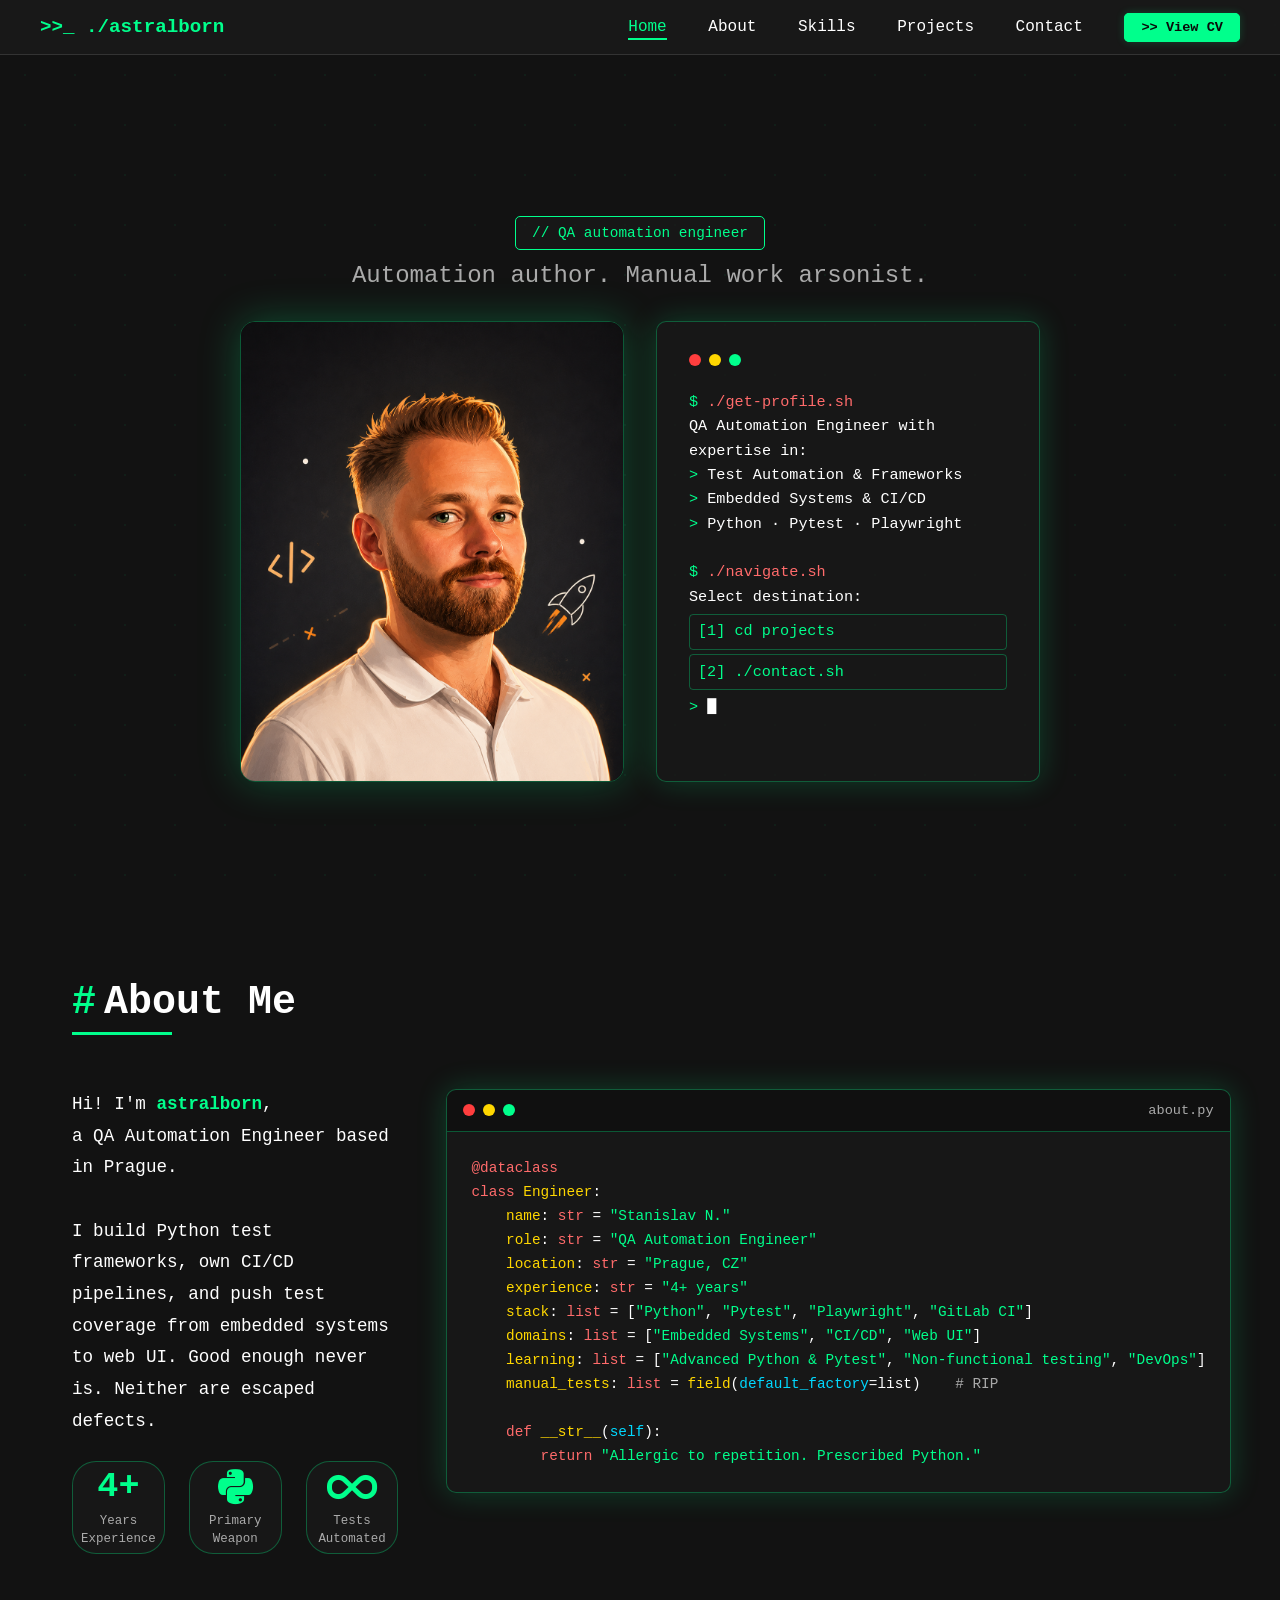
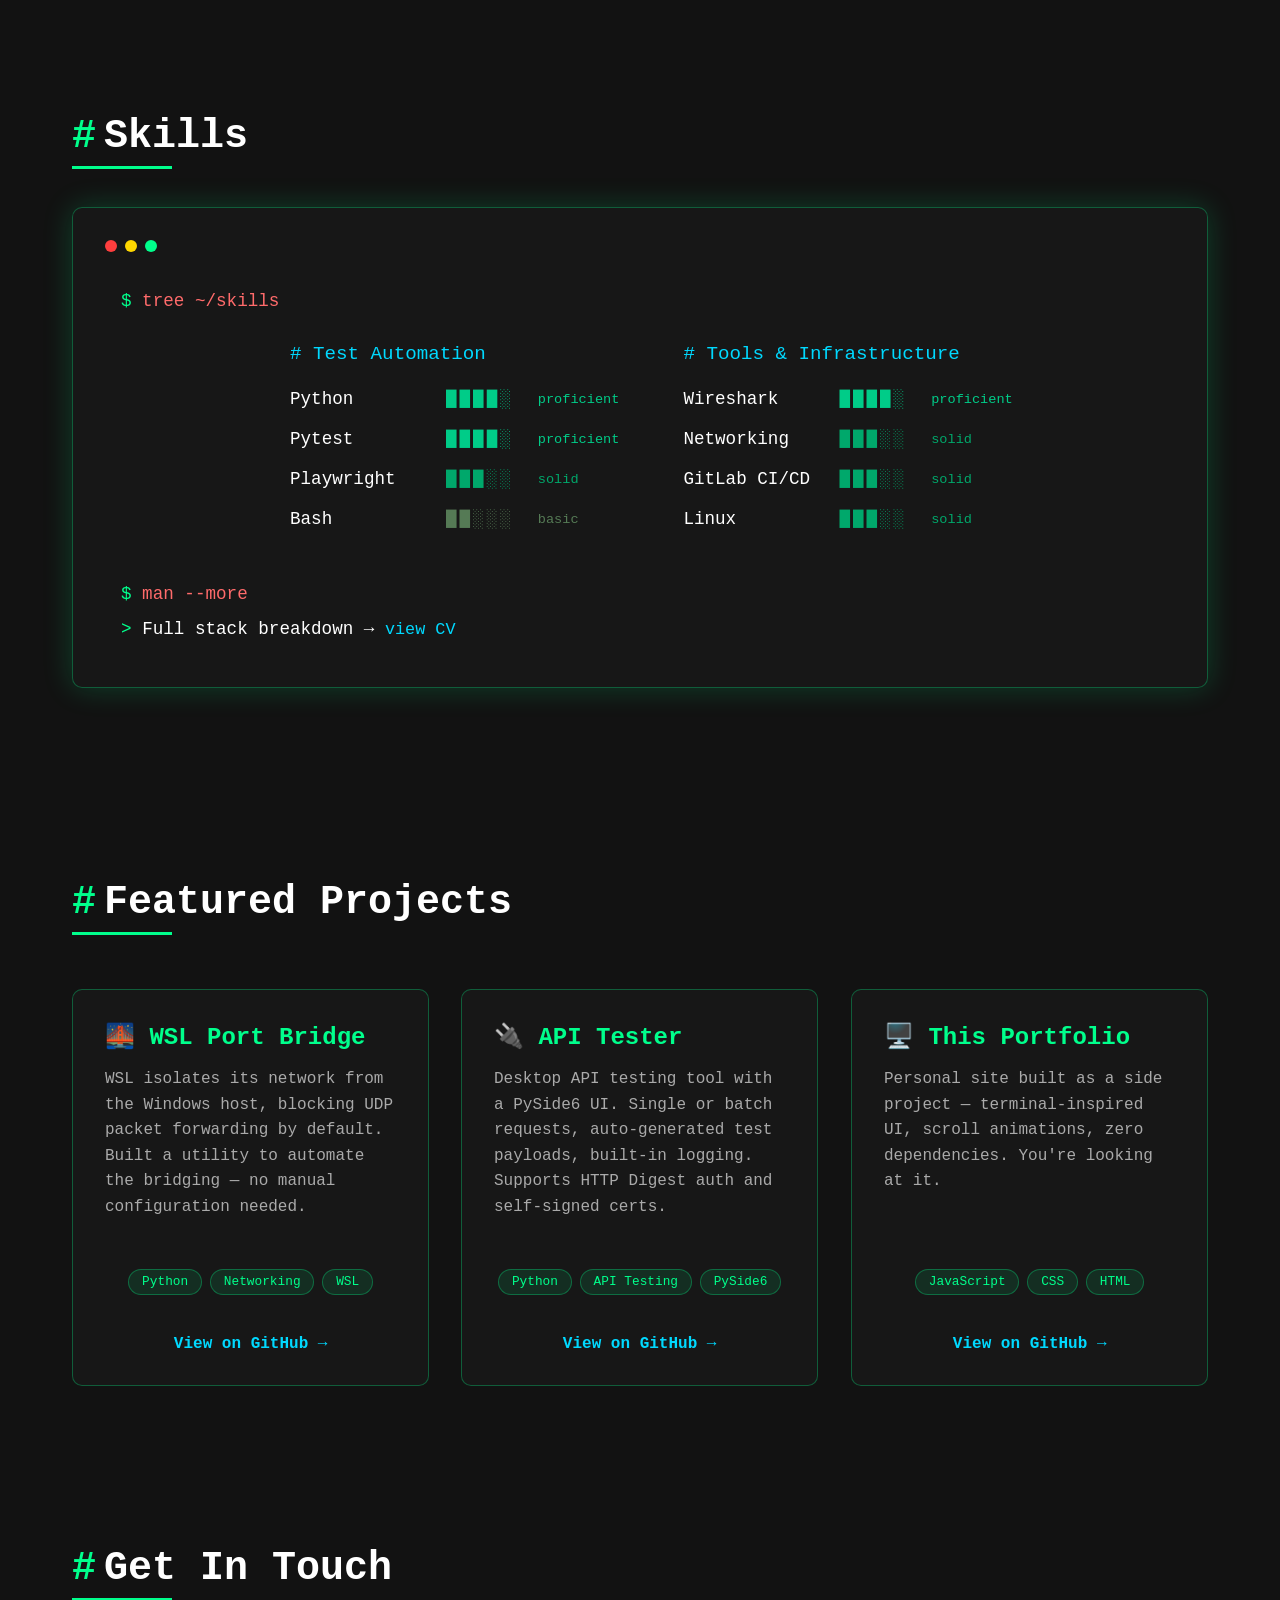
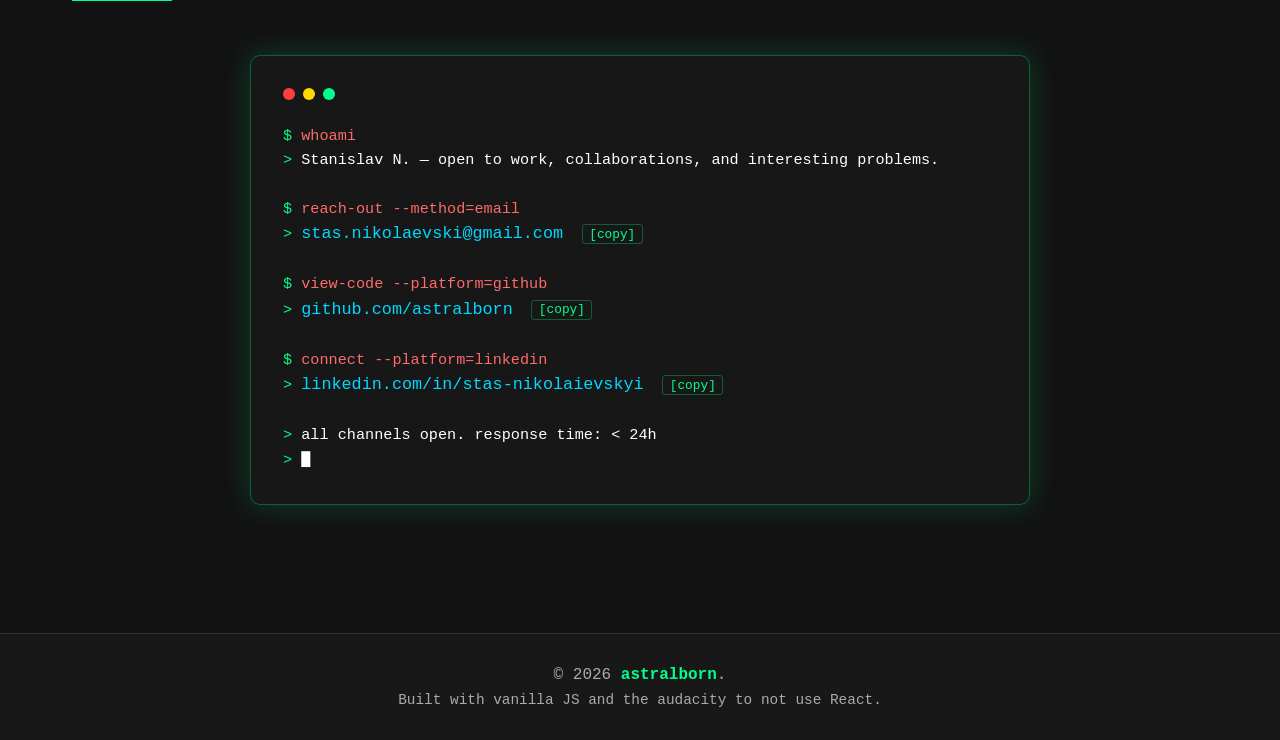
<file: index.html>
<!DOCTYPE html>
<html lang="en">
<head>
    <meta charset="UTF-8">
    <meta name="viewport" content="width=device-width, initial-scale=1.0">
    <title>astralborn | Personal Web </title>
    <meta name="description" content="Stanislav N. — QA Automation Engineer based in Prague. Python, Pytest, Playwright, embedded systems, CI/CD.">
    <meta name="author" content="astralborn">
    <link rel="icon" href="src/assets/images/favicon.svg" type="image/svg+xml">
    <meta name="theme-color" content="#121212">

    <meta property="og:title" content="Stanislav N. — QA Automation Engineer">
    <meta property="og:description" content="QA Automation Engineer based in Prague. Python, Pytest, Playwright, embedded systems, CI/CD.">
    <meta property="og:type" content="website">
    <meta property="og:url" content="https://astralborn.github.io">
    <meta property="og:image" content="https://astralborn.github.io/src/assets/images/mockup.png">
    <meta name="twitter:card" content="summary_large_image">
    <meta name="twitter:title" content="Stanislav N. — QA Automation Engineer">
    <meta name="twitter:description" content="QA Automation Engineer based in Prague. Python, Pytest, Playwright, embedded systems, CI/CD.">
    <meta name="twitter:image" content="https://astralborn.github.io/src/assets/images/mockup.png">

    <link rel="stylesheet" href="src/css/main.css">
    <link rel="stylesheet" href="src/css/components.css">
    <link rel="stylesheet" href="src/css/animations.css">
    <link rel="stylesheet" href="https://cdnjs.cloudflare.com/ajax/libs/font-awesome/6.5.0/css/all.min.css">
</head>
<body>

<nav>
    <div class="nav-content">
        <div class="logo">&gt;&gt;_ ./astralborn <span class="logo-sign"></span></div>
        <div class="hamburger" id="hamburger">
            <span></span>
            <span></span>
            <span></span>
        </div>
        <div class="nav-links" id="navLinks">
            <a href="#home">Home</a>
            <a href="#about">About</a>
            <a href="#skills">Skills</a>
            <a href="#projects">Projects</a>
            <a href="#contact">Contact</a>
            <a href="src/assets/CV_astralborn.pdf" target="_blank" rel="noopener noreferrer" class="btn btn-primary btn-cv"> >> View CV</a>
        </div>
    </div>
</nav>

<section class="hero" id="home">
    <div class="hero-content fade-in">
        <div class="tag">// QA automation engineer</div>
        <h1 class="sr-only">Stanislav N. — QA Automation Engineer</h1>
        <p class="subtitle">Automation author. Manual work arsonist.</p>

        <div class="hero-grid">
            <!-- PHOTO LEFT -->
            <img src="src/assets/images/photo.png" alt="" class="hero-photo"/>

            <!-- TERMINAL RIGHT -->
            <div class="terminal-window hero-terminal">
                <div class="terminal-header">
                    <div class="terminal-dot dot-red"></div>
                    <div class="terminal-dot dot-yellow"></div>
                    <div class="terminal-dot dot-green"></div>
                </div>
                <div class="terminal-text">
                    <p><span class="prompt">$</span> <span class="command">./get-profile.sh</span></p>
                    <p class="output">QA Automation Engineer with expertise in:</p>
                    <p class="output"><span class="prompt">&gt;</span> Test Automation & Frameworks</p>
                    <p class="output"><span class="prompt">&gt;</span> Embedded Systems & CI/CD</p>
                    <p class="output"><span class="prompt">&gt;</span> Python · Pytest · Playwright</p>
                    <br>
                    <p><span class="prompt">$</span> <span class="command">./navigate.sh</span></p>
                    <p class="output">Select destination:</p>
                    <a href="#projects" class="terminal-nav-link">[1] cd projects</a>
                    <a href="#contact" class="terminal-nav-link">[2] ./contact.sh</a>
                    <p><span class="prompt">&gt;</span> <span class="cursor">█</span></p>
                </div>
            </div>
        </div>
    </div>
</section>

<section id="about">
    <h2>About Me</h2>
    <div class="about-container">
        <div class="about-content about-content--custom fade-in">
            <div class="about-text about-text-col">
                <p class="about-intro">
                    Hi! I'm <span class="highlight">astralborn</span>,<br>
                    a QA Automation Engineer based in Prague.<br><br>
                    I build Python test frameworks, own CI/CD pipelines, and push test coverage
                    from embedded systems to web UI. Good enough never is. Neither are escaped defects.
                </p>
                <div class="about-stats about-stats--push">
                    <div class="stat-item">
                        <div class="stat-number">4+</div>
                        <div class="stat-label">Years Experience</div>
                    </div>
                    <div class="stat-item">
                        <i class="fa-brands fa-python stat-icon"></i>
                        <div class="stat-label">Primary Weapon</div>
                    </div>
                    <div class="stat-item">
                        <i class="fa-solid fa-infinity stat-icon"></i>
                        <div class="stat-label">Tests Automated</div>
                    </div>
                </div>
            </div>

            <div class="about-image">
                <div class="code-window">
                    <div class="code-header">
                        <div class="code-dot dot-red"></div>
                        <div class="code-dot dot-yellow"></div>
                        <div class="code-dot dot-green"></div>
                        <span class="code-title">about.py</span>
                    </div>
                    <div class="code-content code-content--large">
<pre><code><span class="code-keyword">@dataclass</span>
<span class="code-keyword">class</span> <span class="code-variable">Engineer</span>:
    <span class="code-variable">name</span>: <span class="code-keyword">str</span> = <span class="code-string">"Stanislav N."</span>
    <span class="code-variable">role</span>: <span class="code-keyword">str</span> = <span class="code-string">"QA Automation Engineer"</span>
    <span class="code-variable">location</span>: <span class="code-keyword">str</span> = <span class="code-string">"Prague, CZ"</span>
    <span class="code-variable">experience</span>: <span class="code-keyword">str</span> = <span class="code-string">"4+ years"</span>
    <span class="code-variable">stack</span>: <span class="code-keyword">list</span> = [<span class="code-string">"Python"</span>, <span class="code-string">"Pytest"</span>, <span class="code-string">"Playwright"</span>, <span class="code-string">"GitLab CI"</span>]
    <span class="code-variable">domains</span>: <span class="code-keyword">list</span> = [<span class="code-string">"Embedded Systems"</span>, <span class="code-string">"CI/CD"</span>, <span class="code-string">"Web UI"</span>]
    <span class="code-variable">learning</span>: <span class="code-keyword">list</span> = [<span class="code-string">"Advanced Python & Pytest"</span>, <span class="code-string">"Non-functional testing"</span>, <span class="code-string">"DevOps"</span>]
    <span class="code-variable">manual_tests</span>: <span class="code-keyword">list</span> = <span class="code-variable">field</span>(<span class="code-property">default_factory</span>=list)    <span class="code-comment"># RIP</span>

    <span class="code-keyword">def</span> <span class="code-variable">__str__</span>(<span class="code-property">self</span>):
        <span class="code-keyword">return</span> <span class="code-string">"Allergic to repetition. Prescribed Python."</span></code></pre>
                    </div>
                </div>
            </div>
        </div>
    </div>
</section>

<section id="skills">
    <h2>Skills</h2>
    <div class="terminal-window skills-terminal fade-in">
        <div class="terminal-header">
            <div class="terminal-dot dot-red"></div>
            <div class="terminal-dot dot-yellow"></div>
            <div class="terminal-dot dot-green"></div>
        </div>
        <div class="terminal-text skills-terminal-text">

            <p class="skills-heading"><span class="prompt">$</span><span class="command"> tree ~/skills</span></p>

            <div class="skills-cols">

                <!-- LEFT: Test Automation -->
                <div>
                    <p class="skill-cat-heading"># Test Automation</p>
                    <div class="skill-row"><span class="skill-name-col">Python</span><span class="skill-bar-proficient">████░</span><span class="skill-label skill-label--proficient">proficient</span></div>
                    <div class="skill-row"><span class="skill-name-col">Pytest</span><span class="skill-bar-proficient">████░</span><span class="skill-label skill-label--proficient">proficient</span></div>
                    <div class="skill-row"><span class="skill-name-col">Playwright</span><span class="skill-bar-solid">███░░</span><span class="skill-label skill-label--solid">solid</span></div>
                    <div class="skill-row"><span class="skill-name-col">Bash</span><span class="skill-bar-basic">██░░░</span><span class="skill-label skill-label--basic">basic</span></div>
                </div>

                <!-- RIGHT: Tools & Infrastructure -->
                <div>
                    <p class="skill-cat-heading"># Tools & Infrastructure</p>
                    <div class="skill-row"><span class="skill-name-col">Wireshark</span><span class="skill-bar-proficient">████░</span><span class="skill-label skill-label--proficient">proficient</span></div>
                    <div class="skill-row"><span class="skill-name-col">Networking</span><span class="skill-bar-solid">███░░</span><span class="skill-label skill-label--solid">solid</span></div>
                    <div class="skill-row"><span class="skill-name-col">GitLab CI/CD</span><span class="skill-bar-solid">███░░</span><span class="skill-label skill-label--solid">solid</span></div>
                    <div class="skill-row"><span class="skill-name-col">Linux</span><span class="skill-bar-solid">███░░</span><span class="skill-label skill-label--solid">solid</span></div>
                </div>

            </div>

            <br>
            <p><span class="prompt">$</span><span class="command"> man --more</span></p>
            <p><span class="prompt">&gt;</span> <span class="output">Full stack breakdown →</span> <a href="src/assets/CV_astralborn.pdf" target="_blank" rel="noopener noreferrer" class="link contact-link">view CV</a></p>

        </div>
    </div>
</section>

<section id="projects">
    <h2>Featured Projects</h2>
    <div class="projects-grid">
        <div class="project-card project-card--col fade-in">
            <h3>🌉 WSL Port Bridge</h3>
            <p>WSL isolates its network from the Windows host, blocking UDP packet forwarding by default. Built a utility to automate the bridging — no manual configuration needed.</p>
            <div class="project-card-footer">
                <div class="blog-tags blog-tags--center">
                    <span class="blog-tag">Python</span>
                    <span class="blog-tag">Networking</span>
                    <span class="blog-tag">WSL</span>
                </div>
                <a href="https://github.com/Astralborn/WindowsWslPortBridge" target="_blank" rel="noopener noreferrer" class="project-link">View on GitHub &rarr;</a>
            </div>
        </div>

        <div class="project-card project-card--col project-card--delay-1 fade-in">
            <h3>🔌 API Tester</h3>
            <p>Desktop API testing tool with a PySide6 UI. Single or batch requests, auto-generated test payloads, built-in logging. Supports HTTP Digest auth and self-signed certs.</p>
            <div class="project-card-footer">
                <div class="blog-tags blog-tags--center">
                    <span class="blog-tag">Python</span>
                    <span class="blog-tag">API Testing</span>
                    <span class="blog-tag">PySide6</span>
                </div>
                <a href="https://github.com/Astralborn/API-tester" target="_blank" rel="noopener noreferrer" class="project-link">View on GitHub &rarr;</a>
            </div>
        </div>

        <div class="project-card project-card--col project-card--delay-2 fade-in">
            <h3>🖥️ This Portfolio</h3>
            <p>Personal site built as a side project — terminal-inspired UI, scroll animations, zero dependencies. You're looking at it.</p>
            <div class="project-card-footer">
                <div class="blog-tags blog-tags--center">
                    <span class="blog-tag">JavaScript</span>
                    <span class="blog-tag">CSS</span>
                    <span class="blog-tag">HTML</span>
                </div>
                <a href="https://github.com/astralborn/astralborn.github.io" target="_blank" rel="noopener noreferrer" class="project-link">View on GitHub &rarr;</a>
            </div>
        </div>
    </div>
</section>

<section id="contact">
    <h2>Get In Touch</h2>
    <div class="contact-container">
        <div class="terminal-window contact-terminal fade-in">
            <div class="terminal-header">
                <div class="terminal-dot dot-red"></div>
                <div class="terminal-dot dot-yellow"></div>
                <div class="terminal-dot dot-green"></div>
            </div>
            <div class="terminal-text contact-terminal-text">

                <p><span class="prompt">$</span><span class="command"> whoami</span></p>
                <p><span class="prompt">&gt;</span> <span class="output">Stanislav N. — open to work, collaborations, and interesting problems.</span></p>

                <br>

                <p><span class="prompt">$</span><span class="command"> reach-out --method=email</span></p>
                <p>
                    <span class="prompt">&gt;</span>
                    <a href="mailto:stas.nikolaevski@gmail.com" class="link contact-link">stas.nikolaevski@gmail.com</a>
                    <button class="copy-btn" data-copy="stas.nikolaevski@gmail.com">[copy]</button>
                </p>

                <br>

                <p><span class="prompt">$</span><span class="command"> view-code --platform=github</span></p>
                <p>
                    <span class="prompt">&gt;</span>
                    <a href="https://github.com/astralborn" target="_blank" rel="noopener noreferrer" class="link contact-link">github.com/astralborn</a>
                    <button class="copy-btn" data-copy="github.com/astralborn">[copy]</button>
                </p>

                <br>

                <p><span class="prompt">$</span><span class="command"> connect --platform=linkedin</span></p>
                <p>
                    <span class="prompt">&gt;</span>
                    <a href="https://linkedin.com/in/stas-nikolaievskyi" target="_blank" rel="noopener noreferrer" class="link contact-link">linkedin.com/in/stas-nikolaievskyi</a>
                    <button class="copy-btn" data-copy="linkedin.com/in/stas-nikolaievskyi">[copy]</button>
                </p>

                <br>
                <p><span class="prompt">&gt;</span> <span class="output">all channels open. response time: &lt; 24h</span></p>
                <p><span class="prompt">&gt;</span> <span class="cursor">█</span></p>

            </div>
        </div>
    </div>
</section>

<footer>
    <p>&copy; <span id="year"></span> <span class="signature">astralborn</span>.</p>
    <p class="footer-sub">Built with vanilla JS and the audacity to not use React.</p>
</footer>

<script src="src/js/main.js"></script>
</body>
</html>

<!-- End of file -->
</file>
<file: src/css/main.css>
* {
    margin: 0;
    padding: 0;
    box-sizing: border-box;
}

.sr-only {
    position: absolute;
    width: 1px;
    height: 1px;
    padding: 0;
    margin: -1px;
    overflow: hidden;
    clip: rect(0, 0, 0, 0);
    white-space: nowrap;
    border: 0;
}


/* ── Base ────────────────────────────────────────────────── */

body {
    font-family: 'Courier New', monospace;
    background: #121212;
    color: #fff;
    overflow-x: hidden;
}

body::before {
    content: '';
    position: fixed;
    top: 0;
    left: 0;
    width: 100%;
    height: 100%;
    background-image: radial-gradient(#00FF8C 1px, transparent 1px);
    background-size: 50px 50px;
    opacity: 0.05;
    z-index: -1;
    pointer-events: none;
}

/* ── Nav ─────────────────────────────────────────────────── */

nav {
    position: fixed;
    top: 0;
    width: 100%;
    background: rgba(26, 26, 26, 0.95);
    border-bottom: 1px solid #333;
    padding: 1rem 2rem;
    z-index: 1000;
    backdrop-filter: blur(10px);
}

.nav-content {
    max-width: 1200px;
    margin: 0 auto;
    display: flex;
    justify-content: space-between;
    align-items: center;
}

.logo {
    color: #00FF8C;
    font-size: 1.2rem;
    font-weight: bold;
    cursor: pointer;
}

.nav-links a {
    color: #fff;
    text-decoration: none;
    margin-left: 2rem;
    transition: color 0.3s;
}

.nav-links a:hover { color: #00FF8C; }

.hamburger {
    display: none;
    flex-direction: column;
    cursor: pointer;
    gap: 5px;
}

.hamburger span {
    width: 25px;
    height: 3px;
    background: #00FF8C;
    transition: all 0.3s;
}

/* ── Hero ────────────────────────────────────────────────── */

.hero {
    min-height: 100vh;
    display: flex;
    align-items: center;
    justify-content: center;
    padding: 80px 2rem 2rem;
}

.hero-content {
    text-align: center;
    max-width: 800px;
}

.tag {
    display: inline-block;
    border: 1px solid #00FF8C;
    padding: 0.5rem 1rem;
    border-radius: 5px;
    background: rgba(26, 26, 26, 0.7);
    color: #00FF8C;
    margin-bottom: 0.75rem;
    font-size: 0.9rem;
}

h1 {
    font-size: 4rem;
    margin-bottom: 0.5rem;
    background: linear-gradient(45deg, #00FF8C, #00D9FF);
    -webkit-background-clip: text;
    -webkit-text-fill-color: transparent;
    background-clip: text;
}

.subtitle {
    font-size: 1.5rem;
    color: #aaa;
    margin-bottom: 1.5rem;
}

/* ── Terminal window (shared) ────────────────────────────── */

.terminal-window {
    background: rgba(26, 26, 26, 0.8);
    border: 1px solid rgba(0, 255, 140, 0.3);
    border-radius: 10px;
    padding: 2rem;
    margin: 2rem auto;
    max-width: 700px;
    text-align: left;
    box-shadow: 0 0 30px rgba(0, 255, 140, 0.2);
}

.terminal-header {
    display: flex;
    gap: 0.5rem;
    margin-bottom: 1.5rem;
}

.terminal-dot {
    width: 12px;
    height: 12px;
    border-radius: 50%;
}

.dot-red    { background: #FF3E3E; }
.dot-yellow { background: #FFD700; }
.dot-green  { background: #00FF8C; }

.terminal-text {
    font-size: 0.95rem;
    line-height: 1.6;
}

.terminal-text .prompt  { color: #00FF8C; }
.terminal-text .command { color: #FF6B6B; }
.terminal-text .output  { color: #fff; }

.terminal-text .link {
    color: #00D9FF;
    text-decoration: none;
    transition: color 0.3s;
}

.terminal-text .link:hover { color: #00FF8C; }

/* ── Buttons ─────────────────────────────────────────────── */

.btn {
    padding: 1rem 2rem;
    border-radius: 5px;
    text-decoration: none;
    font-family: 'Courier New', monospace;
    font-weight: bold;
    transition: all 0.3s;
    border: 1px solid;
}

.btn-primary {
    background: transparent;
    border-color: #00FF8C;
    color: #00FF8C;
}

.btn-primary:hover {
    background: #00FF8C;
    color: #121212;
}

/* ── Sections (shared) ───────────────────────────────────── */

section {
    padding: 5rem 2rem;
    max-width: 1200px;
    margin: 0 auto;
}

h2 {
    font-size: 2.5rem;
    margin-bottom: 1rem;
    position: relative;
    display: inline-block;
}

h2::before {
    content: '#';
    color: #00FF8C;
    margin-right: 0.5rem;
}

h2::after {
    content: '';
    position: absolute;
    bottom: -10px;
    left: 0;
    width: 100px;
    height: 3px;
    background: #00FF8C;
}

.lazy-section {
    opacity: 0;
    transform: translateY(30px);
    transition: opacity 0.6s ease-out, transform 0.6s ease-out;
}

.lazy-section.visible {
    opacity: 1;
    transform: translateY(0);
}

/* ── About ───────────────────────────────────────────────── */

.about-container { margin-top: 3rem; }

.about-content {
    display: grid;
    grid-template-columns: 1fr 1fr;
    gap: 3rem;
    align-items: start;
}

.about-text p {
    color: #aaa;
    line-height: 1.8;
    margin-bottom: 1.5rem;
}

.about-intro {
    font-size: 1.2rem;
    color: #fff !important;
}

.about-text .highlight {
    color: #00FF8C;
    font-weight: bold;
}

.about-text .link {
    color: #00D9FF;
    text-decoration: none;
    transition: color 0.3s;
}

.about-text .link:hover { color: #00FF8C; }

.about-stats {
    display: grid;
    grid-template-columns: repeat(3, 1fr);
    gap: 1.5rem;
    margin-top: 2rem;
}

.stat-item {
    aspect-ratio: 1 / 1;
    display: flex;
    flex-direction: column;
    align-items: center;
    justify-content: center;
    background: rgba(26, 26, 26, 0.8);
    border: 1px solid rgba(0, 255, 140, 0.3);
    border-radius: 24px;
    transition: all 0.3s;
}

.stat-item:hover {
    transform: translateY(-5px);
    box-shadow: 0 0 30px rgba(0, 255, 140, 0.3);
    border-color: #00FF8C;
}

.stat-number {
    font-size: 2.2rem;
    color: #00FF8C;
    font-weight: bold;
    margin-bottom: 0.4rem;
}

.stat-label {
    color: #aaa;
    font-size: 0.78rem;
    text-align: center;
    padding: 0 0.5rem;
    line-height: 1.4;
}

.about-image {
    position: sticky;
    top: 100px;
}

/* ── Code window (about.py) ──────────────────────────────── */

.code-window {
    background: rgba(26, 26, 26, 0.8);
    border: 1px solid rgba(0, 255, 140, 0.3);
    border-radius: 10px;
    overflow: hidden;
    box-shadow: 0 0 30px rgba(0, 255, 140, 0.2);
}

.code-header {
    background: rgba(0, 0, 0, 0.3);
    padding: 0.8rem 1rem;
    display: flex;
    align-items: center;
    gap: 0.5rem;
    border-bottom: 1px solid rgba(0, 255, 140, 0.3);
}

.code-dot {
    width: 12px;
    height: 12px;
    border-radius: 50%;
}

.code-title {
    color: #aaa;
    font-size: 0.85rem;
    margin-left: auto;
}

.code-content {
    padding: 1.5rem;
    overflow-x: auto;
}

.code-content pre { margin: 0; }

.code-content code {
    font-family: 'Courier New', monospace;
    font-size: 0.9rem;
    line-height: 1.6;
    color: #fff;
}

.code-keyword  { color: #FF6B6B; }
.code-variable { color: #FFD700; }
.code-property { color: #00D9FF; }
.code-string   { color: #00FF8C; }

/* ── Projects ────────────────────────────────────────────── */

.projects-grid {
    display: grid;
    grid-template-columns: repeat(auto-fit, minmax(300px, 1fr));
    gap: 2rem;
    margin-top: 3rem;
}

.project-card {
    background: rgba(26, 26, 26, 0.8);
    border: 1px solid rgba(0, 255, 140, 0.3);
    border-radius: 10px;
    padding: 2rem;
    transition: transform 0.3s, box-shadow 0.3s;
}

.project-card:hover {
    transform: translateY(-5px);
    box-shadow: 0 0 30px rgba(0, 255, 140, 0.3);
}

.project-card h3 {
    color: #00FF8C;
    margin-bottom: 1rem;
    font-size: 1.5rem;
}

.project-card p {
    color: #aaa;
    line-height: 1.6;
    margin-bottom: 1.5rem;
}

.project-link {
    color: #00D9FF;
    text-decoration: none;
    font-weight: bold;
    transition: color 0.3s;
}

.project-link:hover { color: #00FF8C; }

/* ── Contact ─────────────────────────────────────────────── */

.contact-container {
    max-width: 800px;
    margin: 3rem auto;
}

/* ── Footer ──────────────────────────────────────────────── */

footer {
    text-align: center;
    padding: 2rem;
    background: rgba(26, 26, 26, 0.9);
    border-top: 1px solid #333;
    color: #aaa;
}

footer .signature {
    color: #00FF8C;
    font-weight: bold;
    cursor: pointer;
}

/* ── Mobile ──────────────────────────────────────────────── */

@media (max-width: 768px) {
    h1 { font-size: 2.5rem; }
    h2 { font-size: 2rem; }


    .hamburger { display: flex; }

    .nav-links {
        position: fixed;
        top: 60px;
        left: -100%;
        width: 100%;
        background: rgba(26, 26, 26, 0.98);
        flex-direction: column;
        padding: 2rem;
        transition: left 0.3s ease;
        border-bottom: 1px solid #333;
    }

    .nav-links.active { left: 0; }

    .nav-links a {
        margin: 0.5rem 0;
        padding: 1rem;
        border-bottom: 1px solid rgba(0, 255, 140, 0.1);
    }

    .about-content {
        grid-template-columns: 1fr;
        gap: 2rem;
    }

    .about-image {
        position: static;
        order: -1;
    }

    .about-stats {
        grid-template-columns: repeat(3, 1fr);
        gap: 0.75rem;
    }

    .code-content  { font-size: 0.8rem; }
    .terminal-window { max-width: 100%; }

    #skills {
        padding-left: 1rem;
        padding-right: 1rem;
    }
}
</file>
<file: src/css/components.css>
.code-comment {
    color: #aaa;
}


.logo-sign {
    color: #aaa;
    font-size: 0.9rem;
}

.stat-icon {
    color: #00FF8C;
    font-size: 2.5rem;
    display: block;
    margin-bottom: 0.4rem;
}


.nav-links a {
    position: relative;
    padding-bottom: 2px;
}

.nav-links a::after {
    content: '';
    position: absolute;
    bottom: -2px;
    left: 0;
    width: 0;
    height: 2px;
    background: #00FF8C;
    transition: width 0.25s ease;
}

.nav-links a.nav-active::after,
.nav-links a:hover::after {
    width: 100%;
}

.nav-links a.nav-active {
    color: #00FF8C;
}

.nav-links a.btn-cv {
    padding: 0.4rem 1rem;
    font-size: 0.85rem;
    background: #00FF8C;
    color: #0a0a0a !important;
    font-weight: bold;
    box-shadow: 0 0 8px rgba(0, 255, 140, 0.2);
    transition: all 0.3s;
}

.nav-links a.btn-cv:hover {
    background: #00e07a;
    color: #0a0a0a !important;
    box-shadow: 0 0 12px rgba(0, 255, 140, 0.35);
}

/* btn-cv gets no underline — it already has a filled background */
.nav-links a.btn-cv::after {
    display: none;
}

/* --- Hero grid --- */
.hero-grid {
    display: grid;
    grid-template-columns: 1fr 1fr;
    gap: 2rem;
    align-items: stretch;
    margin: 2rem auto;
    max-width: 900px;
    height: 380px;
}

/* --- Hero photo --- */
.hero-photo {
    width: 100%;
    height: 80%;
    object-fit: cover;
    object-position: top;
    border-radius: 15px;
    border: 1px solid rgba(0, 255, 140, 0.3);
    box-shadow: 0 0 40px rgba(0, 255, 140, 0.25);
}

/* --- Hero terminal --- */
.hero-terminal {
    height: 80%;
    margin: 0;
}

/* --- Terminal nav links --- */
.terminal-nav-link {
    display: block;
    color: #00FF8C;
    text-decoration: none;
    font-family: 'Courier New', monospace;
    padding: 0.3rem 0.5rem;
    border: 1px solid rgba(0, 255, 140, 0.3);
    border-radius: 4px;
    margin: 0.3rem 0;
    transition: all 0.2s;
}

.terminal-nav-link:hover {
    background: rgba(0, 255, 140, 0.1);
    border-color: #00FF8C;
}

/* --- Blinking cursor --- */
.cursor {
    display: inline-block;
    animation: cursor-blink 1s step-end infinite;
}

/* --- About section overrides --- */
.about-content--custom {
    grid-template-columns: 1fr 0.8fr;
}

.about-text-col {
    display: flex;
    flex-direction: column;
    justify-content: space-between;
    height: 100%;
}

.about-intro {
    font-size: 1.1rem;
    line-height: 1.8;
}

.about-stats--push {
    margin-top: auto;
}

/* --- Code content large variant --- */
.code-content--large {
    overflow-x: auto;
    max-width: 100%;
    font-size: 1.2rem;
}

/* --- Skills section --- */
.skills-terminal {
    max-width: 100%;
    margin-top: 2rem;
}

.skills-terminal-text {
    line-height: 2;
    font-size: 1.1rem;
    padding: 0.5rem 1rem;
}

.skills-heading {
    margin-bottom: 1rem;
}

.skills-cols {
    display: grid;
    grid-template-columns: 1fr 1fr;
    gap: 0 4rem;
    max-width: 700px;
    margin: 0 auto;
}

.skills-cols--bottom {
    margin-top: 1.5rem;
}

.skill-cat-heading {
    color: #00D9FF;
    font-size: 1.2rem;
    margin-bottom: 0.5rem;
}

.skill-row {
    display: flex;
    align-items: center;
    gap: 1rem;
    margin-bottom: 0.3rem;
}

.skill-name-col {
    min-width: 140px;
}


.skill-bar-advanced   { color: #00FF8C; letter-spacing: 3px; }
.skill-bar-proficient { color: #00cc88; letter-spacing: 3px; }
.skill-bar-solid      { color: #00a86b; letter-spacing: 3px; }
.skill-bar-basic      { color: #557a55; letter-spacing: 3px; }

.skill-label {
    font-size: 0.85rem;
    margin-left: 0.5rem;
}

.skill-label--advanced   { color: #00FF8C; }
.skill-label--proficient { color: #00cc88; }
.skill-label--solid      { color: #00a86b; }
.skill-label--basic      { color: #557a55; }

/* --- Project cards --- */
.project-card--col {
    display: flex;
    flex-direction: column;
}

.project-card--delay-1 { animation-delay: 0.1s; }
.project-card--delay-2 { animation-delay: 0.2s; }

.project-card-footer {
    margin-top: auto;
    padding-top: 1.5rem;
    display: flex;
    flex-direction: column;
    gap: 1rem;
    align-items: center;
}

.blog-tags--center {
    justify-content: center;
}

/* --- Contact section --- */
.contact-terminal {
    max-width: 780px;
    margin: 3rem auto;
}

.contact-terminal-text {
    line-height: 1.6;
}

.contact-link {
    font-size: 1.05rem;
}

/* --- Copy button --- */
.copy-btn {
    background: transparent;
    border: 1px solid rgba(0, 255, 140, 0.3);
    color: #00FF8C;
    font-family: 'Courier New', monospace;
    font-size: 0.8rem;
    padding: 0.1rem 0.4rem;
    border-radius: 3px;
    cursor: pointer;
    margin-left: 0.6rem;
    transition: all 0.2s;
    vertical-align: middle;
}

.copy-btn:hover {
    background: rgba(0, 255, 140, 0.1);
    border-color: #00FF8C;
}

/* --- Project tags --- */
.blog-tags {
    display: flex;
    gap: 0.5rem;
    flex-wrap: wrap;
    margin-bottom: 1.5rem;
}

.blog-tag {
    background: rgba(0, 255, 140, 0.1);
    color: #00FF8C;
    padding: 0.3rem 0.8rem;
    border-radius: 15px;
    font-size: 0.8rem;
    border: 1px solid rgba(0, 255, 140, 0.3);
}

/* --- Footer --- */
.footer-sub {
    margin-top: 0.5rem;
    font-size: 0.9rem;
}

/* --- Mobile overrides --- */
@media (max-width: 768px) {
    .hero-grid {
        grid-template-columns: 1fr;
        height: auto;
    }

    .hero-photo {
        height: 280px;
    }

    .hero-terminal {
        height: auto;
    }

    .about-content--custom {
        grid-template-columns: 1fr;
    }

    .skills-cols {
        grid-template-columns: 1fr;
        gap: 1.5rem 0;
    }

    .skill-name-col {
        min-width: 100px;
    }

    .nav-links a::after {
        display: none;
    }
}
</file>
<file: src/css/animations.css>
@keyframes fadeIn {
    from { opacity: 0; transform: translateY(20px); }
    to { opacity: 1; transform: translateY(0); }
}

.fade-in {
    animation: fadeIn 0.6s ease-out forwards;
    will-change: opacity, transform;
}

@keyframes typing {
    from { width: 0; }
    to { width: 100%; }
}

@keyframes blink {
    50% { border-color: transparent; }
}

.typing {
    overflow: hidden;
    border-right: 2px solid #00FF8C;
    white-space: nowrap;
    animation: typing 3s steps(40) 1s 1 normal both, blink 0.5s step-end infinite;
}

@keyframes pulse {
    0%, 100% { opacity: 1; }
    50% { opacity: 0.7; }
}

@keyframes cursor-blink {
    0%, 100% { opacity: 1; }
    50% { opacity: 0; }
}

/* Respect user preference for reduced motion */
@media (prefers-reduced-motion: reduce) {
    .fade-in,
    .typing,
    .cursor,
    .lazy-section {
        animation: none !important;
        transition: none !important;
        opacity: 1 !important;
        transform: none !important;
    }
}
</file>
